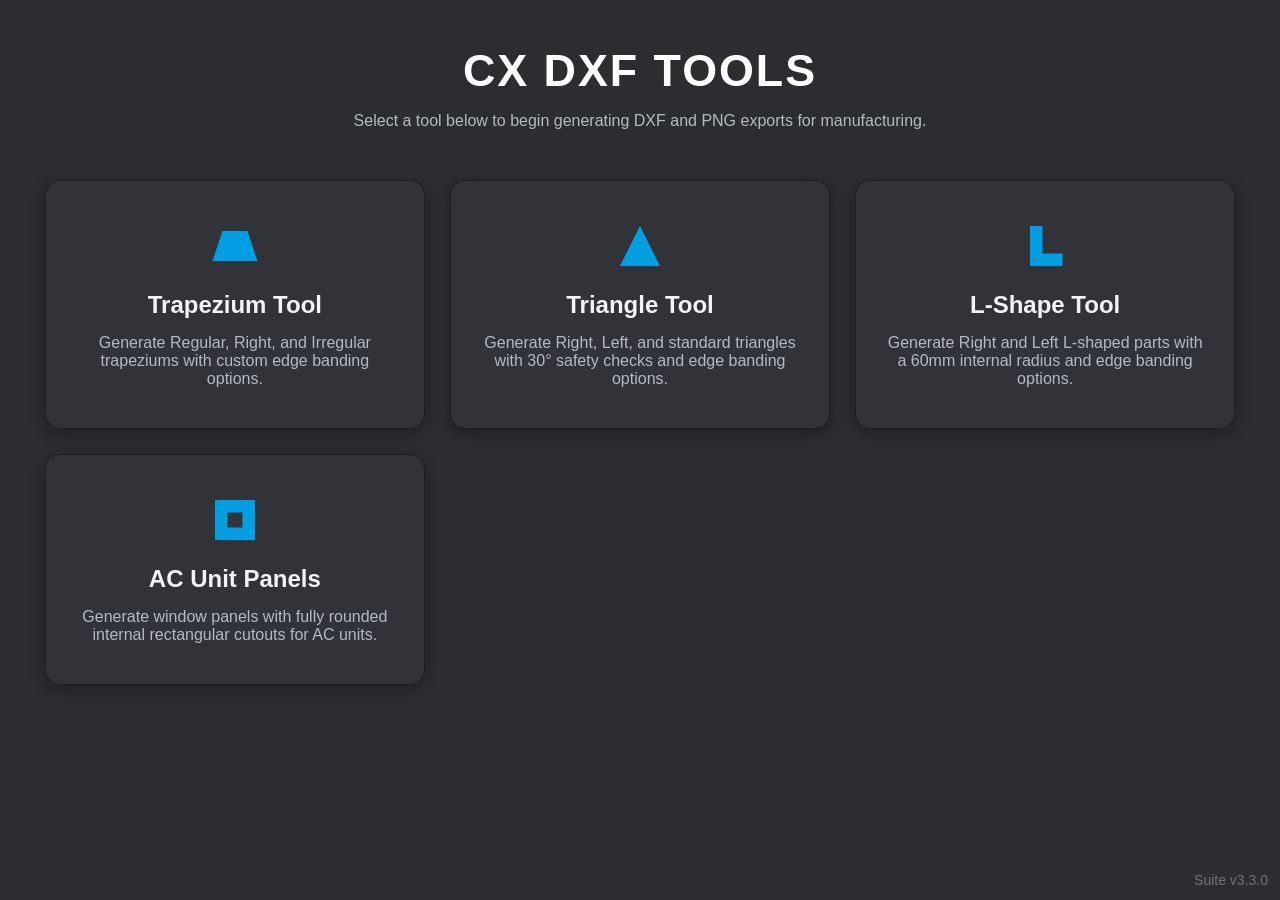
<file: index.html>
<!DOCTYPE html>
<html lang="en">
<head>
  <meta charset="UTF-8">
  <meta name="viewport" content="width=device-width, initial-scale=1.0">
  <title>CX DXF Tools</title>
  <link rel="icon" type="image/png" href="favicon.png">
  <link rel="stylesheet" href="style.css">
</head>
<body>

<div class="landing-container">
  <header>
    <h1>CX DXF Tools</h1>
    <p>Select a tool below to begin generating DXF and PNG exports for manufacturing.</p>
  </header>

  <div class="card-grid">
    <a href="Trapisium-tool-main/index.html" class="tool-card">
      <div class="card-icon">
        <svg viewBox="0 0 100 100" fill="currentColor">
          <path d="M25,20 L75,20 L95,80 L5,80 Z" />
        </svg>
      </div>
      <h2>Trapezium Tool</h2>
      <p>Generate Regular, Right, and Irregular trapeziums with custom edge banding options.</p>
    </a>

    <a href="triangle/index.html" class="tool-card">
      <div class="card-icon">
        <svg viewBox="0 0 100 100" fill="currentColor">
          <path d="M50,10 L90,90 L10,90 Z" />
        </svg>
      </div>
      <h2>Triangle Tool</h2>
      <p>Generate Right, Left, and standard triangles with 30° safety checks and edge banding options.</p>
    </a>

    <a href="l-shape/index.html" class="tool-card">
      <div class="card-icon">
        <svg viewBox="0 0 100 100" fill="currentColor">
          <path d="M20,10 L45,10 L45,65 L85,65 L85,90 L20,90 Z" />
        </svg>
      </div>
      <h2>L-Shape Tool</h2>
      <p>Generate Right and Left L-shaped parts with a 60mm internal radius and edge banding options.</p>
    </a>

    <a href="ac-panel/index.html" class="tool-card">
      <div class="card-icon">
        <svg viewBox="0 0 100 100" fill="currentColor">
          <path d="M10,10 L90,10 L90,90 L10,90 Z M35,35 L65,35 L65,65 L35,65 Z" fill-rule="evenodd" />
        </svg>
      </div>
      <h2>AC Unit Panels</h2>
      <p>Generate window panels with fully rounded internal rectangular cutouts for AC units.</p>
    </a>
  </div>

  <div id="versionLabel">Suite v3.3.0</div>
</div>

</body>
</html>
</file>
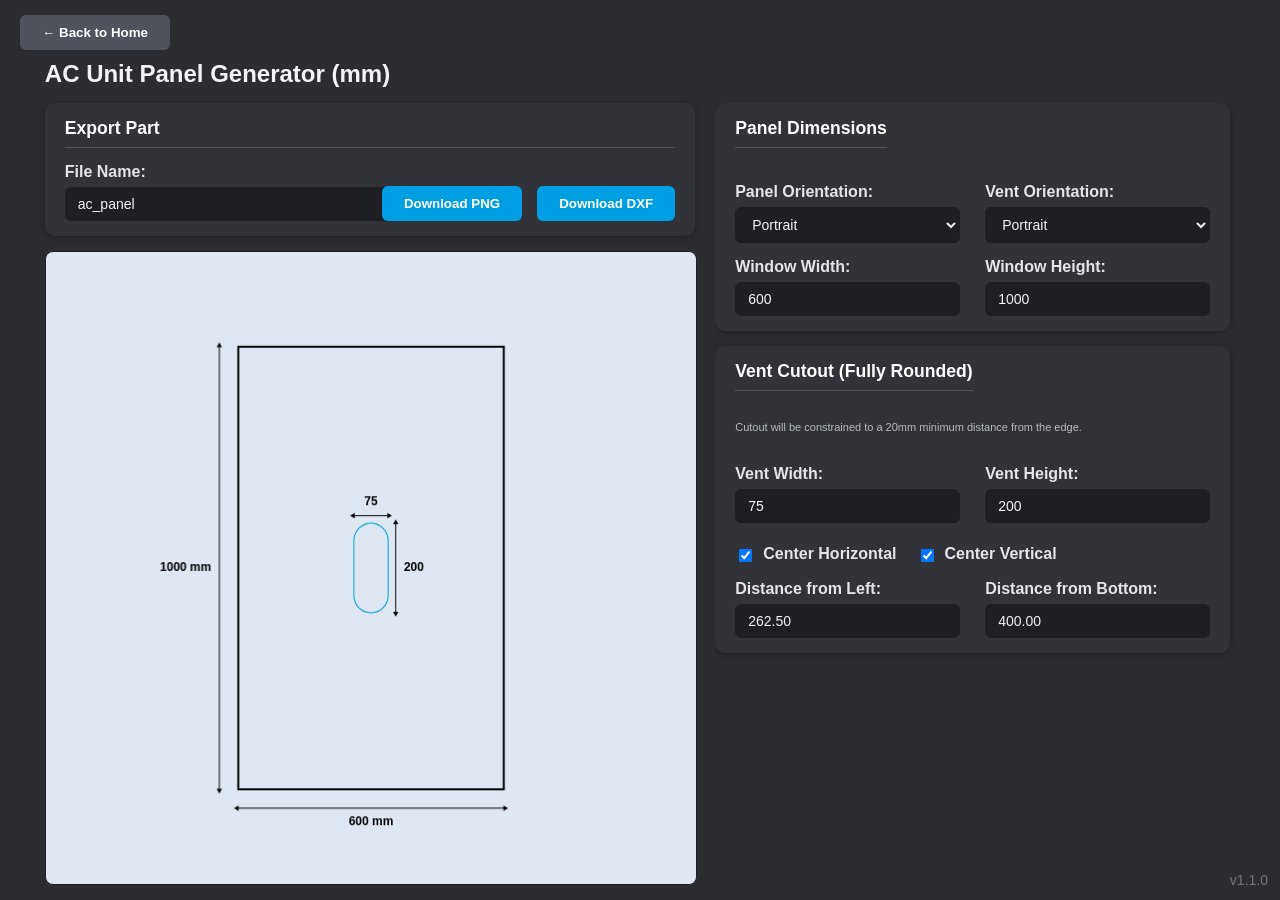
<file: ac-panel/index.html>
<!DOCTYPE html>
<html lang="en">
<head>
  <meta charset="UTF-8">
  <title>AC Unit Panel Generator</title>
  <link rel="icon" type="image/png" href="../favicon.png">
  <link rel="stylesheet" href="../style.css">
  <style>
    .warning-box { display: none; background: #313338; color: #f2f3f5; padding: 15px; border-radius: 10px; font-weight: 600; border: 4px solid #f39c12; box-shadow: 0 2px 8px rgba(0,0,0,0.4); }
  </style>
</head>
<body>

<div class="nav-header">
  <button onclick="window.location.href='../index.html'" style="background: #4f545c;">← Back to Home</button>
</div>

<div class="container">
  <h2>AC Unit Panel Generator (mm)</h2>

  <div class="main-layout">
    <div class="left-col">
      <div class="file-controls panel">
        <h3>Export Part</h3>
        <div style="display: flex; align-items: flex-end; gap: 15px; flex-wrap: wrap;">
          <label style="flex: 1; min-width: 150px;">File Name: <input id="fileName" type="text" value="ac_panel" style="width: 100%;"></label>
          <button onclick="downloadPNG()">Download PNG</button>
          <button onclick="downloadDXF()">Download DXF</button>
        </div>
      </div>
      <canvas id="canvas"></canvas>
    </div>

    <div class="right-col">
      <div class="controls panel">
        <h3>Panel Dimensions</h3>
        <div style="display: flex; flex-wrap: wrap; gap: 15px 25px;">
          <label>Panel Orientation:
            <select id="panelOrientation">
              <option value="portrait">Portrait</option>
              <option value="landscape">Landscape</option>
            </select>
          </label>
          <label>Vent Orientation:
            <select id="ventOrientation">
              <option value="portrait">Portrait</option>
              <option value="landscape">Landscape</option>
            </select>
          </label>
          <label>Window Width:<input id="windowW" type="number" value="600" onclick="this.select()"></label>
          <label>Window Height:<input id="windowH" type="number" value="1000" onclick="this.select()"></label>
        </div>
      </div>

      <div class="controls panel">
        <h3>Vent Cutout (Fully Rounded)</h3>
        <p style="font-size: 11px; color: #b5bac1; margin-top: -5px; margin-bottom: 12px;">Cutout will be constrained to a 20mm minimum distance from the edge.</p>
        <div style="display: flex; flex-wrap: wrap; gap: 15px 25px;">
          <label>Vent Width:<input id="ventW" type="number" value="75" onclick="this.select()"></label>
          <label>Vent Height:<input id="ventH" type="number" value="200" onclick="this.select()"></label>
          
          <label class="full-width" style="flex-direction: row; align-items: center; gap: 20px; margin-top: 5px;">
            <span style="display: flex; align-items: center; gap: 8px;">
                <input type="checkbox" id="centerH" checked> Center Horizontal
            </span>
            <span style="display: flex; align-items: center; gap: 8px;">
                <input type="checkbox" id="centerV" checked> Center Vertical
            </span>
          </label>

          <label>Distance from Left:<input id="posX" type="number" value="262.5" onclick="this.select()" disabled></label>
          <label>Distance from Bottom:<input id="posY" type="number" value="400" onclick="this.select()" disabled></label>
        </div>
      </div>
    </div>
  </div>
</div>
<div id="versionLabel">v1.1.0</div>

<script src="script.js"></script>
</body>
</html>
</file>
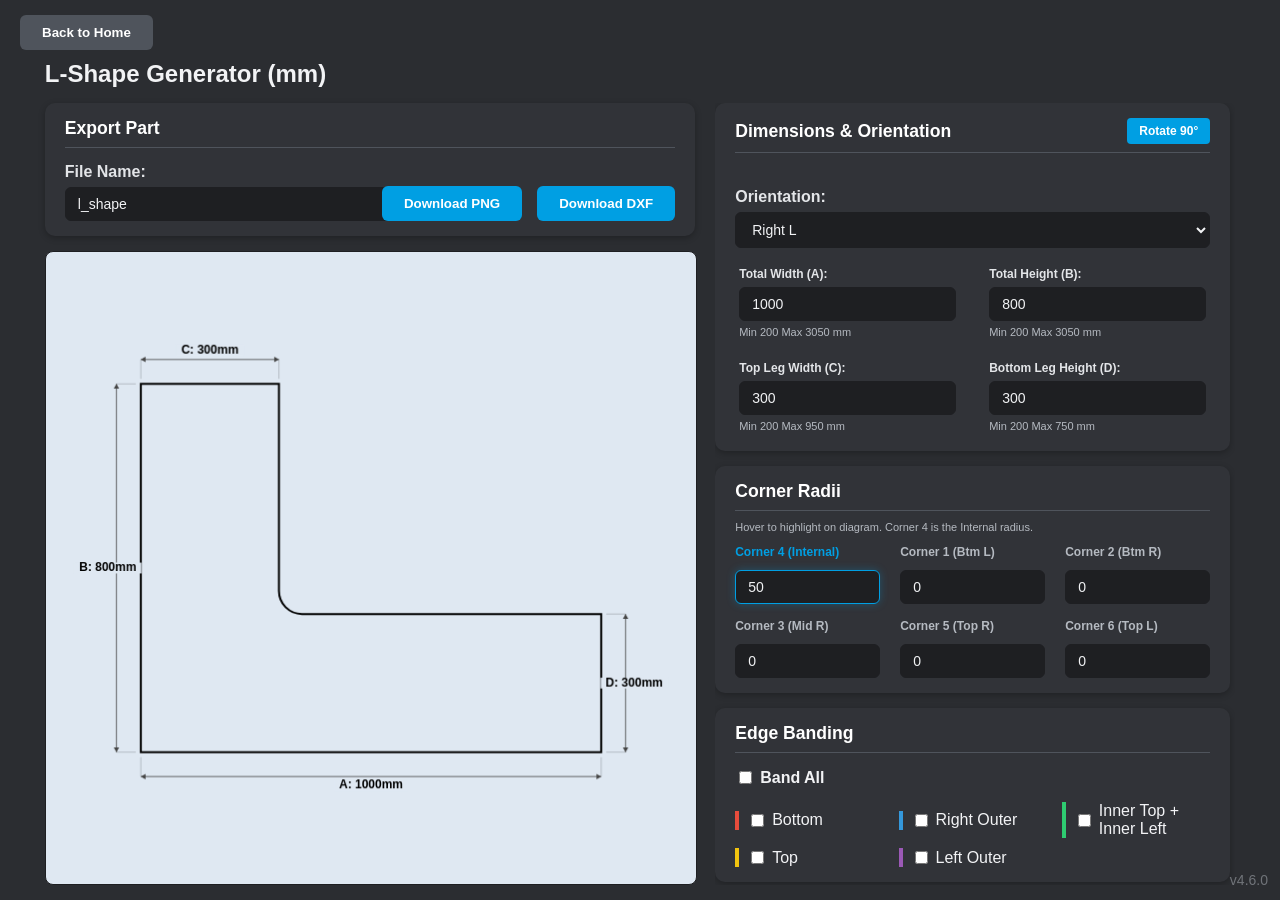
<file: l-shape/index.html>
<!DOCTYPE html>
<html lang="en">
<head>
  <meta charset="UTF-8">
  <title>L-Shape Generator</title>
  <link rel="icon" type="image/png" href="../favicon.png">
  <link rel="stylesheet" href="../style.css">
  <style>
    .warning-box { display: none; background: #313338; color: #f2f3f5; padding: 15px; border-radius: 10px; font-weight: 600; border: 4px solid #f39c12; box-shadow: 0 2px 8px rgba(0,0,0,0.4); }
    #radiusWarning { border-color: #e74c3c; }
    .corner-grid { display: grid; grid-template-columns: repeat(auto-fill, minmax(140px, 1fr)); gap: 15px 20px; }
    .corner-input-wrap { display: flex; flex-direction: column; }
    .corner-input-wrap label { font-size: 12px; color: #b5bac1; margin-bottom: 5px; font-weight: bold; min-width: auto; }
    .corner-input-wrap input:focus { border-color: #009fe3; outline: none; }
    .inner-corner-box input { border-color: #009fe3 !important; box-shadow: 0 0 8px rgba(0,159,227,0.3); }
    .inner-corner-box label { color: #009fe3; }
    .dim-wrap { transition: all 0.2s ease; padding: 4px; border-radius: 6px; }
    .dim-wrap:hover { background: rgba(0, 159, 227, 0.1); box-shadow: inset 0 0 0 1px #009fe3; }
  </style>
</head>
<body>
<div class="nav-header">
  <button onclick="window.location.href='../index.html'" style="background: #4f545c;">  Back to Home</button>
</div>
<div class="container">
  <h2>L-Shape Generator (mm)</h2>
  <div id="sheetWarning" class="warning-box"></div>
  <div id="radiusWarning" class="warning-box"></div>
  <div class="main-layout">
      <div class="left-col">
        <div class="file-controls panel">
            <h3>Export Part</h3>
            <div style="display: flex; align-items: flex-end; gap: 15px; flex-wrap: wrap;">
                <label style="flex: 1; min-width: 150px;">File Name: <input id="fileName" type="text" value="l_shape" style="width: 100%;"></label>
                <button onclick="downloadPNG()">Download PNG</button>
                <button onclick="downloadDXF()">Download DXF</button>
            </div>
        </div>
        <canvas id="canvas"></canvas>
      </div>
      <div class="right-col">
          <div class="controls panel">
            <div style="display: flex; justify-content: space-between; align-items: center; width: 100%; border-bottom: 1px solid #4f545c; margin-bottom: 15px; padding-bottom: 8px;">
                <h3 style="margin: 0; border: none; padding-bottom: 0;">Dimensions & Orientation</h3>
                <button onclick="rotatePart()" style="margin-left: auto; padding: 6px 12px; font-size: 12px; background: #009fe3; color: white; border: none; border-radius: 4px; cursor: pointer; font-weight: bold;">Rotate 90°</button>
            </div>
            <div style="display: flex; flex-wrap: wrap; gap: 15px 25px;">
                <label class="full-width">Orientation:<select id="type"><option value="right">Right L</option><option value="left">Left L</option></select></label>
                <label class="dim-wrap" data-dim="A"><span id="labelA" style="font-weight:bold; font-size:12px; color:#e3e5e8;">Total Width (A):</span><input id="totalW" type="number" value="1000" onclick="this.select()"><div class="range" id="rangeA">Min 200   Max 3050 mm</div></label>
                <label class="dim-wrap" data-dim="B"><span id="labelB" style="font-weight:bold; font-size:12px; color:#e3e5e8;">Total Height (B):</span><input id="totalH" type="number" value="800" onclick="this.select()"><div class="range" id="rangeB">Min 200   Max 3050 mm</div></label>
                <label class="dim-wrap" data-dim="C"><span id="labelC" style="font-weight:bold; font-size:12px; color:#e3e5e8;">Top Leg Width (C):</span><input id="legW" type="number" value="300" onclick="this.select()"><div class="range" id="rangeC">Min 200 mm</div></label>
                <label class="dim-wrap" data-dim="D"><span id="labelD" style="font-weight:bold; font-size:12px; color:#e3e5e8;">Bottom Leg Height (D):</span><input id="legH" type="number" value="300" onclick="this.select()"><div class="range" id="rangeD">Min 200 mm</div></label>
            </div>
          </div>
          <div class="panel">
            <h3>Corner Radii</h3>
            <p style="font-size: 11px; color: #b5bac1; margin-top: -5px; margin-bottom: 12px;">Hover to highlight on diagram. Corner 4 is the Internal radius.</p>
            <div class="corner-grid">
                <div class="corner-input-wrap inner-corner-box" data-corner="3"><label>Corner 4 (Internal)</label><input type="number" id="rad3" value="50" min="50"></div>
                <div class="corner-input-wrap" data-corner="0"><label>Corner 1 (Btm L)</label><input type="number" id="rad0" value="0"></div>
                <div class="corner-input-wrap" data-corner="1"><label>Corner 2 (Btm R)</label><input type="number" id="rad1" value="0"></div>
                <div class="corner-input-wrap" data-corner="2"><label>Corner 3 (Mid R)</label><input type="number" id="rad2" value="0"></div>
                <div class="corner-input-wrap" data-corner="4"><label>Corner 5 (Top R)</label><input type="number" id="rad4" value="0"></div>
                <div class="corner-input-wrap" data-corner="5"><label>Corner 6 (Top L)</label><input type="number" id="rad5" value="0"></div>
            </div>
          </div>
          <div class="edge-controls panel">
            <h3>Edge Banding</h3>
            <div id="dynamic-banding-controls" style="display: grid; grid-template-columns: repeat(auto-fill, minmax(140px, 1fr)); gap: 10px 15px; align-items: center;"></div>
          </div>
      </div>
  </div>
</div>
<div id="versionLabel">v4.6.0</div>
<script src="script.js"></script>
</body>
</html>
</file>
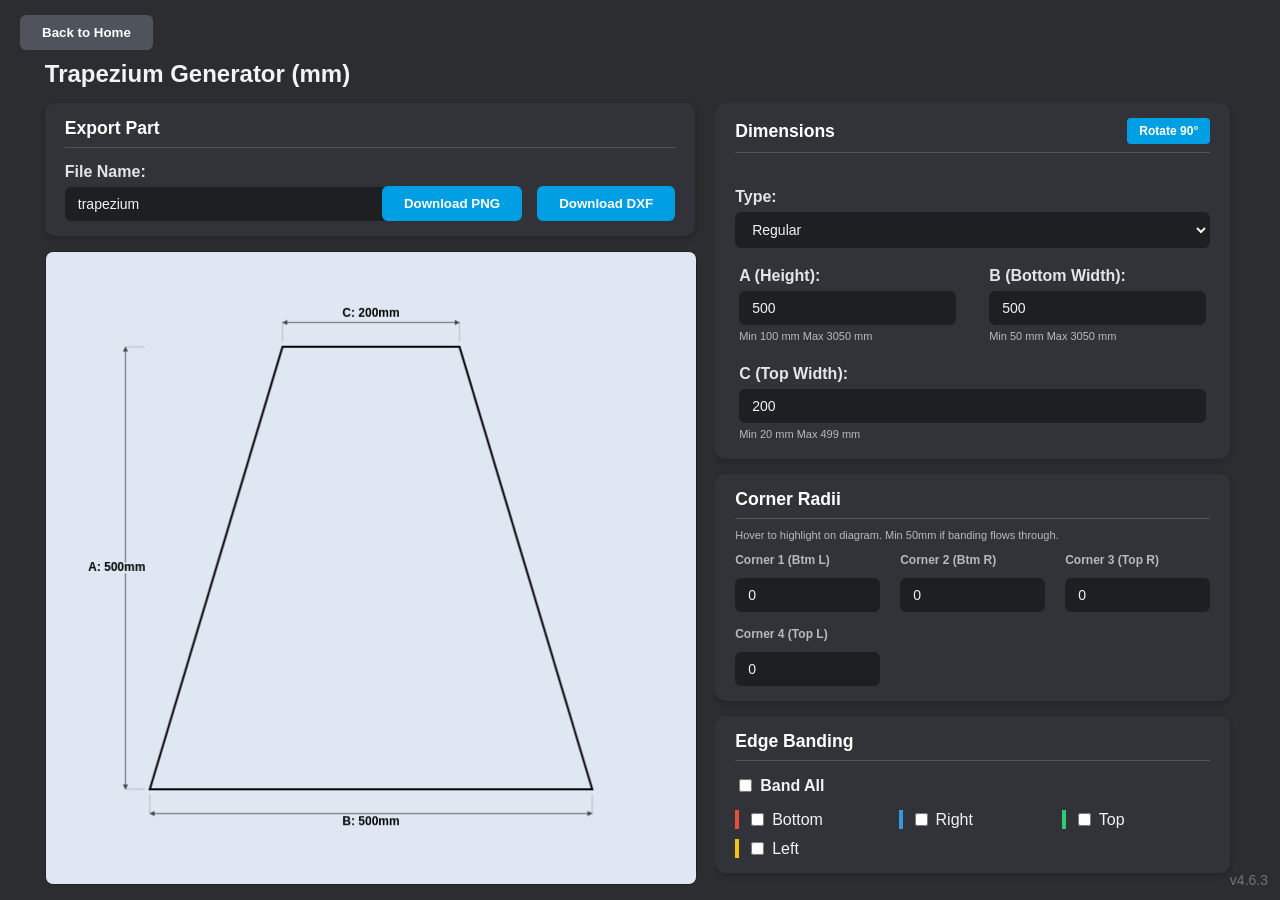
<file: Trapisium-tool-main/index.html>
<!DOCTYPE html>
<html lang="en">
<head>
  <meta charset="UTF-8">
  <title>Trapezium Generator</title>
  <link rel="icon" type="image/png" href="../favicon.png">
  <link rel="stylesheet" href="../style.css">
  <style>
    .warning-box { display: none; background: #313338; color: #f2f3f5; padding: 15px; border-radius: 10px; font-weight: 600; border: 4px solid #f39c12; box-shadow: 0 2px 8px rgba(0,0,0,0.4); }
    #radiusWarning { border-color: #e74c3c; }
    .corner-grid { display: grid; grid-template-columns: repeat(auto-fill, minmax(120px, 1fr)); gap: 15px 20px; }
    .corner-input-wrap { display: flex; flex-direction: column; }
    .corner-input-wrap label { font-size: 12px; color: #b5bac1; margin-bottom: 5px; font-weight: bold; }
    .corner-input-wrap input:focus { border-color: #009fe3; outline: none; }
    .dim-wrap { transition: all 0.2s ease; padding: 4px; border-radius: 6px; }
    .dim-wrap:hover { background: rgba(0, 159, 227, 0.1); box-shadow: inset 0 0 0 1px #009fe3; }
  </style>
</head>
<body>
<div class="nav-header">
  <button onclick="window.location.href='../index.html'" style="background: #4f545c;">  Back to Home</button>
</div>
<div class="container">
  <h2>Trapezium Generator (mm)</h2>
  <div id="radiusWarning" class="warning-box"></div>
  <div class="main-layout">
    <div class="left-col">
      <div class="file-controls panel">
        <h3>Export Part</h3>
        <div style="display: flex; align-items: flex-end; gap: 15px; flex-wrap: wrap;">
          <label style="flex: 1; min-width: 150px;">File Name: <input id="fileName" type="text" value="trapezium" style="width: 100%;"></label>
          <button onclick="downloadPNG()">Download PNG</button>
          <button onclick="downloadDXF()">Download DXF</button>
        </div>
      </div>
      <canvas id="canvas"></canvas>
    </div>
    <div class="right-col">
      <div class="controls panel">
        <div style="display: flex; justify-content: space-between; align-items: center; width: 100%; border-bottom: 1px solid #4f545c; margin-bottom: 15px; padding-bottom: 8px;">
            <h3 style="margin: 0; border: none; padding-bottom: 0;">Dimensions</h3>
            <button onclick="rotatePart()" style="margin-left: auto; padding: 6px 12px; font-size: 12px; background: #009fe3; color: white; border: none; border-radius: 4px; cursor: pointer; font-weight: bold;">Rotate 90°</button>
        </div>
        <div style="display: flex; flex-wrap: wrap; gap: 15px 25px;">
          <label class="full-width">Type:
            <select id="type">
                <option value="regular">Regular</option>
                <option value="right">Right</option>
                <option value="left">Left</option>
                <option value="irregular">Irregular</option>
            </select>
          </label>
          <label class="dim-wrap" data-dim="A"><span id="labelA">A (Height):</span><input id="A" type="number" value="500" min="100" max="3050" onclick="this.select()"><div class="range">Min 100 mm   Max 3050 mm</div></label>
          <label class="dim-wrap" data-dim="B"><span id="labelB">B (Bottom Width):</span><input id="B" type="number" value="500" min="50" max="3050" onclick="this.select()"><div class="range">Min 50 mm   Max 3050 mm</div></label>
          <label class="dim-wrap" data-dim="C"><span id="labelC">C (Top Width):</span><input id="C" type="number" value="200" min="20" onclick="this.select()"><div class="range">Min 20 mm   Max <span id="CmaxLabel">499</span> mm</div></label>
          <label class="dim-wrap" data-dim="D" id="DlabelWrap"><span id="labelD">D (Offset):</span><input id="D" type="number" value="0" min="0" onclick="this.select()"><div class="range">0 mm   Max <span id="DmaxLabel">0</span> mm</div></label>
        </div>
      </div>
      <div class="panel">
        <h3>Corner Radii</h3>
        <p style="font-size: 11px; color: #b5bac1; margin-top: -5px; margin-bottom: 12px;">Hover to highlight on diagram. Min 50mm if banding flows through.</p>
        <div class="corner-grid">
            <div class="corner-input-wrap" data-corner="0"><label>Corner 1 (Btm L)</label><input type="number" id="rad0" value="0" min="0"></div>
            <div class="corner-input-wrap" data-corner="1"><label>Corner 2 (Btm R)</label><input type="number" id="rad1" value="0" min="0"></div>
            <div class="corner-input-wrap" data-corner="2"><label>Corner 3 (Top R)</label><input type="number" id="rad2" value="0" min="0"></div>
            <div class="corner-input-wrap" data-corner="3"><label>Corner 4 (Top L)</label><input type="number" id="rad3" value="0" min="0"></div>
        </div>
      </div>
      <div class="edge-controls panel">
        <h3>Edge Banding</h3>
        <div id="dynamic-banding-controls" style="display: grid; grid-template-columns: repeat(auto-fill, minmax(140px, 1fr)); gap: 10px 15px; align-items: center;"></div>
      </div>
    </div>
  </div>
</div>
<div id="versionLabel">v4.6.3</div>
<script src="script.js"></script>
</body>
</html>
</file>
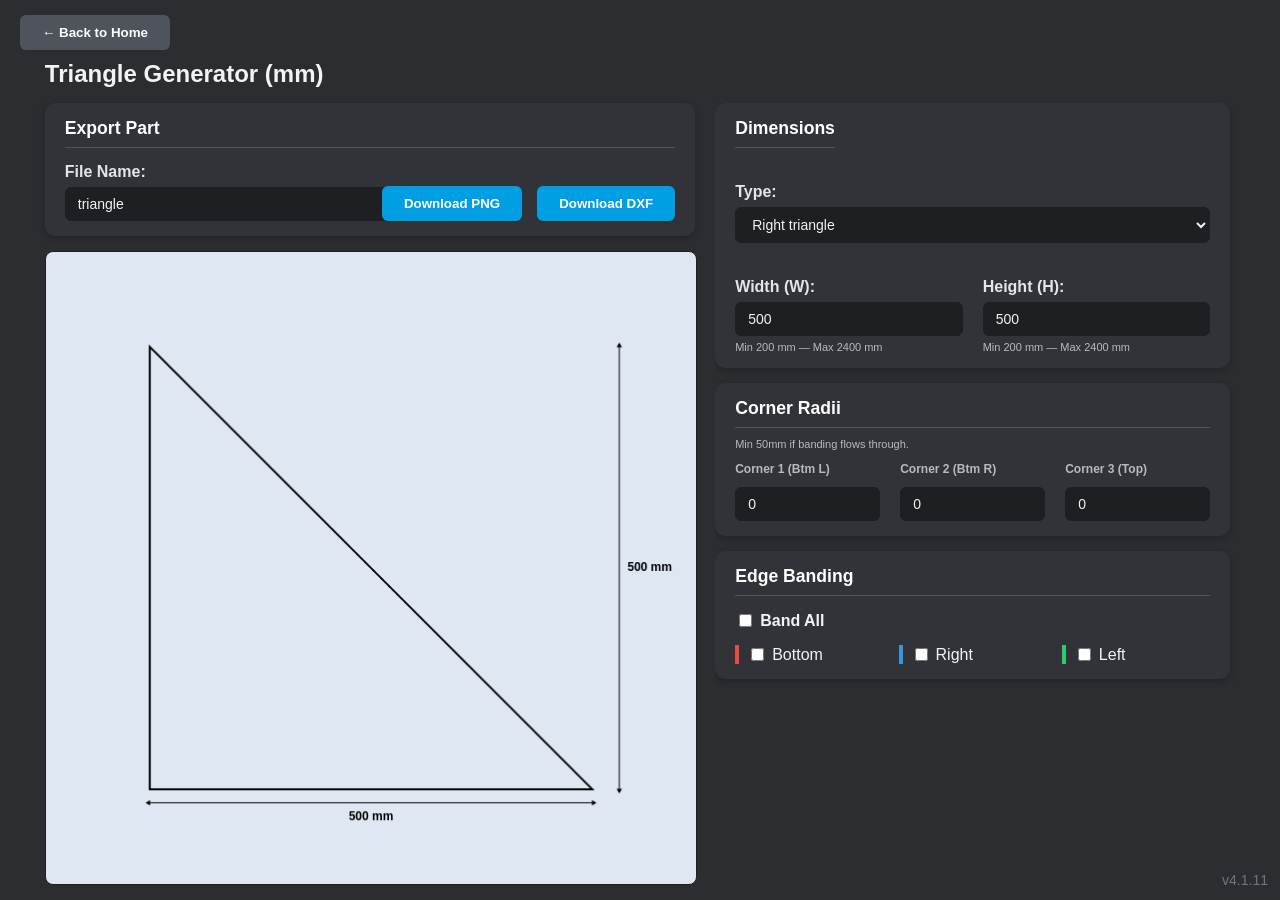
<file: triangle/index.html>
<!DOCTYPE html>
<html lang="en">
<head>
  <meta charset="UTF-8">
  <title>Triangle Generator</title>
  <link rel="icon" type="image/png" href="../favicon.png">
  <link rel="stylesheet" href="../style.css">
  <style>
    .warning-box { display: none; background: #313338; color: #f2f3f5; padding: 15px; border-radius: 10px; font-weight: 600; border: 4px solid #f39c12; box-shadow: 0 2px 8px rgba(0,0,0,0.4); }
    #abc-controls, #wh-controls { display: none; }
    #radiusWarning { border-color: #e74c3c; }
    .corner-grid { display: grid; grid-template-columns: repeat(auto-fill, minmax(120px, 1fr)); gap: 15px 20px; }
    .corner-input-wrap { display: flex; flex-direction: column; }
    .corner-input-wrap label { font-size: 12px; color: #b5bac1; margin-bottom: 5px; font-weight: bold; }
    .corner-input-wrap input:focus { border-color: #009fe3; outline: none; }
  </style>
</head>
<body>

<div class="nav-header">
  <button onclick="window.location.href='../index.html'" style="background: #4f545c;">← Back to Home</button>
</div>

<div class="container">
  <h2>Triangle Generator (mm)</h2>
  <div id="safetyWarning" class="warning-box">⚠️ Corner angle is less than 30°: Too tight for edge banding!</div>
  <div id="sheetWarning" class="warning-box">⚠️ Part exceeds maximum sheet size (2400 x 1200 mm).</div>
  <div id="radiusWarning" class="warning-box">⚠️ Radii adjusted! Ensure banded corners have at least 50mm radius and do not overlap.</div>

  <div class="main-layout">
    <div class="left-col">
      <div class="file-controls panel">
        <h3>Export Part</h3>
        <div style="display: flex; align-items: flex-end; gap: 15px; flex-wrap: wrap;">
          <label style="flex: 1; min-width: 150px;">File Name: <input id="fileName" type="text" value="triangle" style="width: 100%;"></label>
          <button onclick="downloadPNG()">Download PNG</button>
          <button onclick="downloadDXF()">Download DXF</button>
        </div>
      </div>
      <canvas id="canvas"></canvas>
    </div>

    <div class="right-col">
      <div class="controls panel">
        <h3>Dimensions</h3>
        <label class="full-width" style="margin-bottom: 15px;">Type:<select id="type"><option value="right">Right triangle</option><option value="left">Left Triangle</option><option value="standard">Triangle</option></select></label>
        
        <div id="wh-controls" style="display: flex; gap: 20px; flex-wrap: wrap; width: 100%;">
            <label>Width (W):<input id="W" type="number" value="500" onclick="this.select()"><div class="range" id="rangeW">Min 200 mm — Max 2400 mm</div></label>
            <label>Height (H):<input id="H" type="number" value="500" onclick="this.select()"><div class="range" id="rangeH">Min 200 mm — Max 2400 mm</div></label>
        </div>
        
        <div id="standard-toggle-wrap" class="full-width" style="display: none; align-items: center; padding-top: 15px;">
            <label style="flex-direction: row; align-items: center; min-width: auto; gap: 10px;"><input type="checkbox" id="isSymmetric" checked> Symmetric</label>
        </div>
        
        <div id="abc-controls" style="display: none; gap: 20px; flex-wrap: wrap; width: 100%;">
            <label>Side A (Right): <input id="sideA" type="number" value="500" onclick="this.select()"></label>
            <label>Side B (Left): <input id="sideB" type="number" value="500" onclick="this.select()"></label>
            <label class="full-width">Side C (Btm): <input id="sideC" type="number" value="600" onclick="this.select()"></label>
        </div>
      </div>

      <div class="panel">
        <h3>Corner Radii</h3>
        <p style="font-size: 11px; color: #b5bac1; margin-top: -5px; margin-bottom: 12px;">Min 50mm if banding flows through.</p>
        <div class="corner-grid">
            <div class="corner-input-wrap" data-corner="0"><label>Corner 1 (Btm L)</label><input type="number" id="rad0" value="0" min="0"></div>
            <div class="corner-input-wrap" data-corner="1"><label>Corner 2 (Btm R)</label><input type="number" id="rad1" value="0" min="0"></div>
            <div class="corner-input-wrap" data-corner="2"><label>Corner 3 (Top)</label><input type="number" id="rad2" value="0" min="0"></div>
        </div>
      </div>

      <div class="edge-controls panel">
        <h3>Edge Banding</h3>
        <div id="dynamic-banding-controls" style="display: grid; grid-template-columns: repeat(auto-fill, minmax(140px, 1fr)); gap: 10px 15px; align-items: center;"></div>
      </div>
    </div>
  </div>
</div>
<div id="versionLabel">v4.1.11</div>

<script src="script.js"></script>
</body>
</html>
</file>
<file: style.css>
/* ---------- GLOBAL & THEME ---------- */
body {
  font-family: "Segoe UI", Arial, sans-serif;
  background: #2b2d31;
  color: #f2f3f5;
  margin: 0;
  padding: 15px 20px;
  height: 100vh;
  box-sizing: border-box;
  overflow: hidden; 
  display: flex;
  flex-direction: column;
}

.nav-header { flex: 0 0 auto; margin-bottom: 10px; }

/* ---------- CONTAINERS ---------- */
.landing-container, .container {
  width: 96%;
  max-width: 1700px;
  margin: 0 auto;
  height: 100%;
  display: flex;
  flex-direction: column;
  min-height: 0; 
}

/* Centered Header */
header { text-align: center; }
header h1 { font-size: 2.8rem; margin-bottom: 10px; color: #fff; text-transform: uppercase; letter-spacing: 2px; }
header p { color: #b5bac1; margin-bottom: 50px; }

h2 { flex: 0 0 auto; margin-top: 0; margin-bottom: 15px; }
.warning-box { flex: 0 0 auto; margin-bottom: 15px; }

.card-grid { display: grid; grid-template-columns: repeat(auto-fit, minmax(300px, 1fr)); gap: 25px; }

.tool-card {
  background: #313338;
  padding: 40px 30px;
  border-radius: 15px;
  text-decoration: none;
  color: inherit;
  transition: transform 0.2s ease, background 0.2s ease;
  border: 1px solid #1e1f22;
  box-shadow: 0 4px 15px rgba(0,0,0,0.3);
  display: flex; flex-direction: column; align-items: center;
}

.tool-card p {
  text-align: center;
  color: #b5bac1;
  margin: 0;
}

.tool-card:hover { transform: translateY(-8px); background: #383a40; border-color: #009fe3; }
.card-icon { width: 50px; height: 50px; margin-bottom: 20px; color: #009fe3; }
.card-icon svg { width: 100%; height: 100%; }

/* ---------- TOOL INTERFACE SPLIT LAYOUT ---------- */
.main-layout {
  display: grid;
  grid-template-columns: 1fr 520px; 
  gap: 20px;
  flex: 1 1 auto;
  min-height: 0;
}

@media (max-width: 1100px) {
  .main-layout { grid-template-columns: 1fr; overflow-y: auto; }
  body { overflow: auto; height: auto; }
}

.left-col {
  display: flex;
  flex-direction: column;
  gap: 15px;
  min-height: 0;
}

.right-col {
  display: flex;
  flex-direction: column;
  gap: 15px;
  overflow-y: auto; 
  padding-right: 5px;
}

.panel {
  background: #313338;
  padding: 15px 20px;
  border-radius: 10px;
  box-shadow: 0 2px 6px rgba(0,0,0,0.25);
  margin: 0;
}

.panel h3 { margin-top: 0; margin-bottom: 15px; padding-bottom: 8px; border-bottom: 1px solid #4f545c; color: #fff; font-size: 1.1rem; }

.controls { display: flex; flex-wrap: wrap; gap: 20px 25px; align-items: flex-start; }

.controls label, .file-controls label { 
  display: flex; 
  flex-direction: column; 
  font-weight: 600; 
  color: #e3e5e8; 
  min-width: 150px; 
  flex: 1 1 calc(50% - 25px); 
}

.full-width {
  flex: 1 1 100% !important;
}

.controls input, .controls select, .file-controls input, .corner-input-wrap input {
  padding: 8px 12px;
  background: #1e1f22 !important;
  border: 1px solid #1e1f22 !important;
  color: #f2f3f5 !important;
  border-radius: 6px;
  margin-top: 6px;
  font-size: 14px;
}

button {
  padding: 10px 22px;
  border: none;
  border-radius: 6px;
  cursor: pointer;
  background: #009fe3;
  color: #fff;
  font-weight: 700;
  transition: background 0.15s ease;
}

button:hover { background: #007fb5; }

canvas { 
  flex: 1 1 auto;
  width: 100%; 
  min-height: 300px;
  display: block; 
  background: #dfe8f2; 
  border-radius: 8px; 
  border: 1px solid #1e1f22; 
}

.range { font-size: 11px; color: #b5bac1; margin-top: 5px; font-weight: normal; }
#versionLabel { position: fixed; bottom: 12px; right: 12px; font-size: 14px; color: #b5bac1; opacity: 0.5; }
</file>
